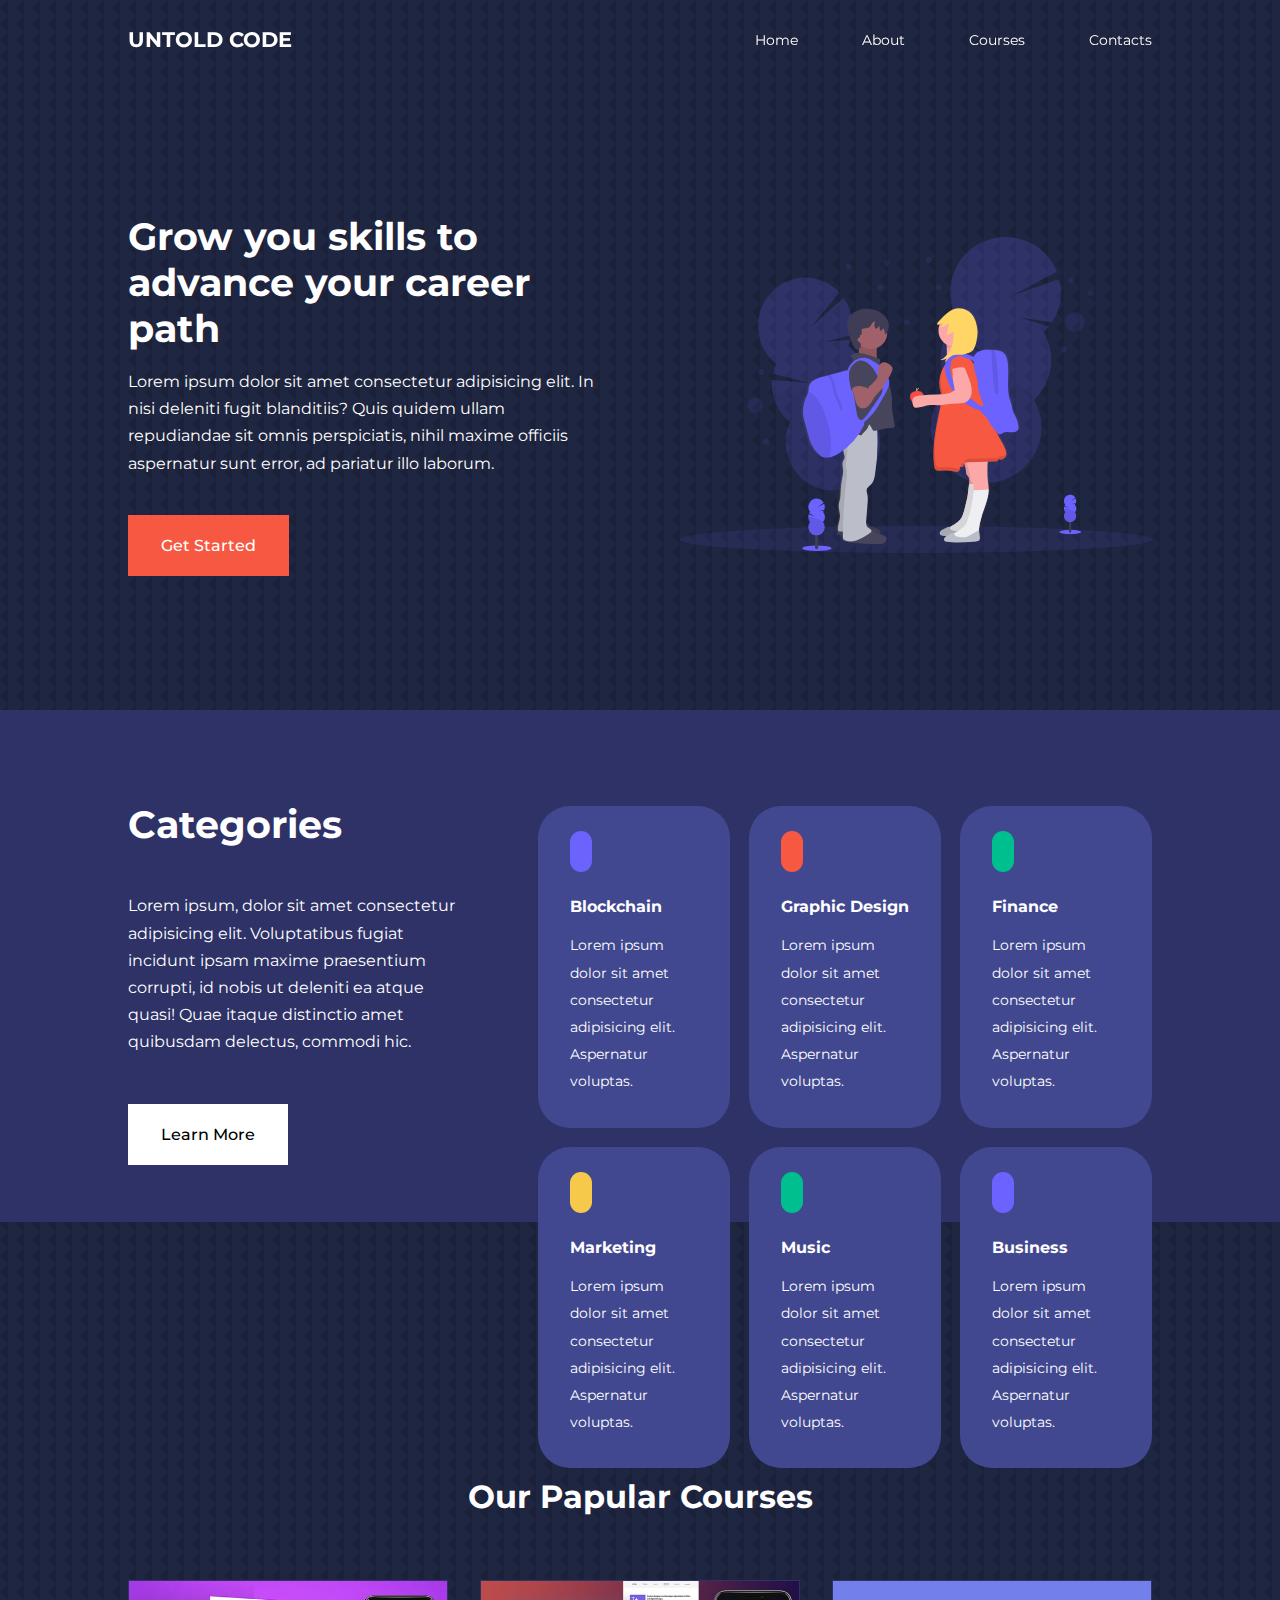
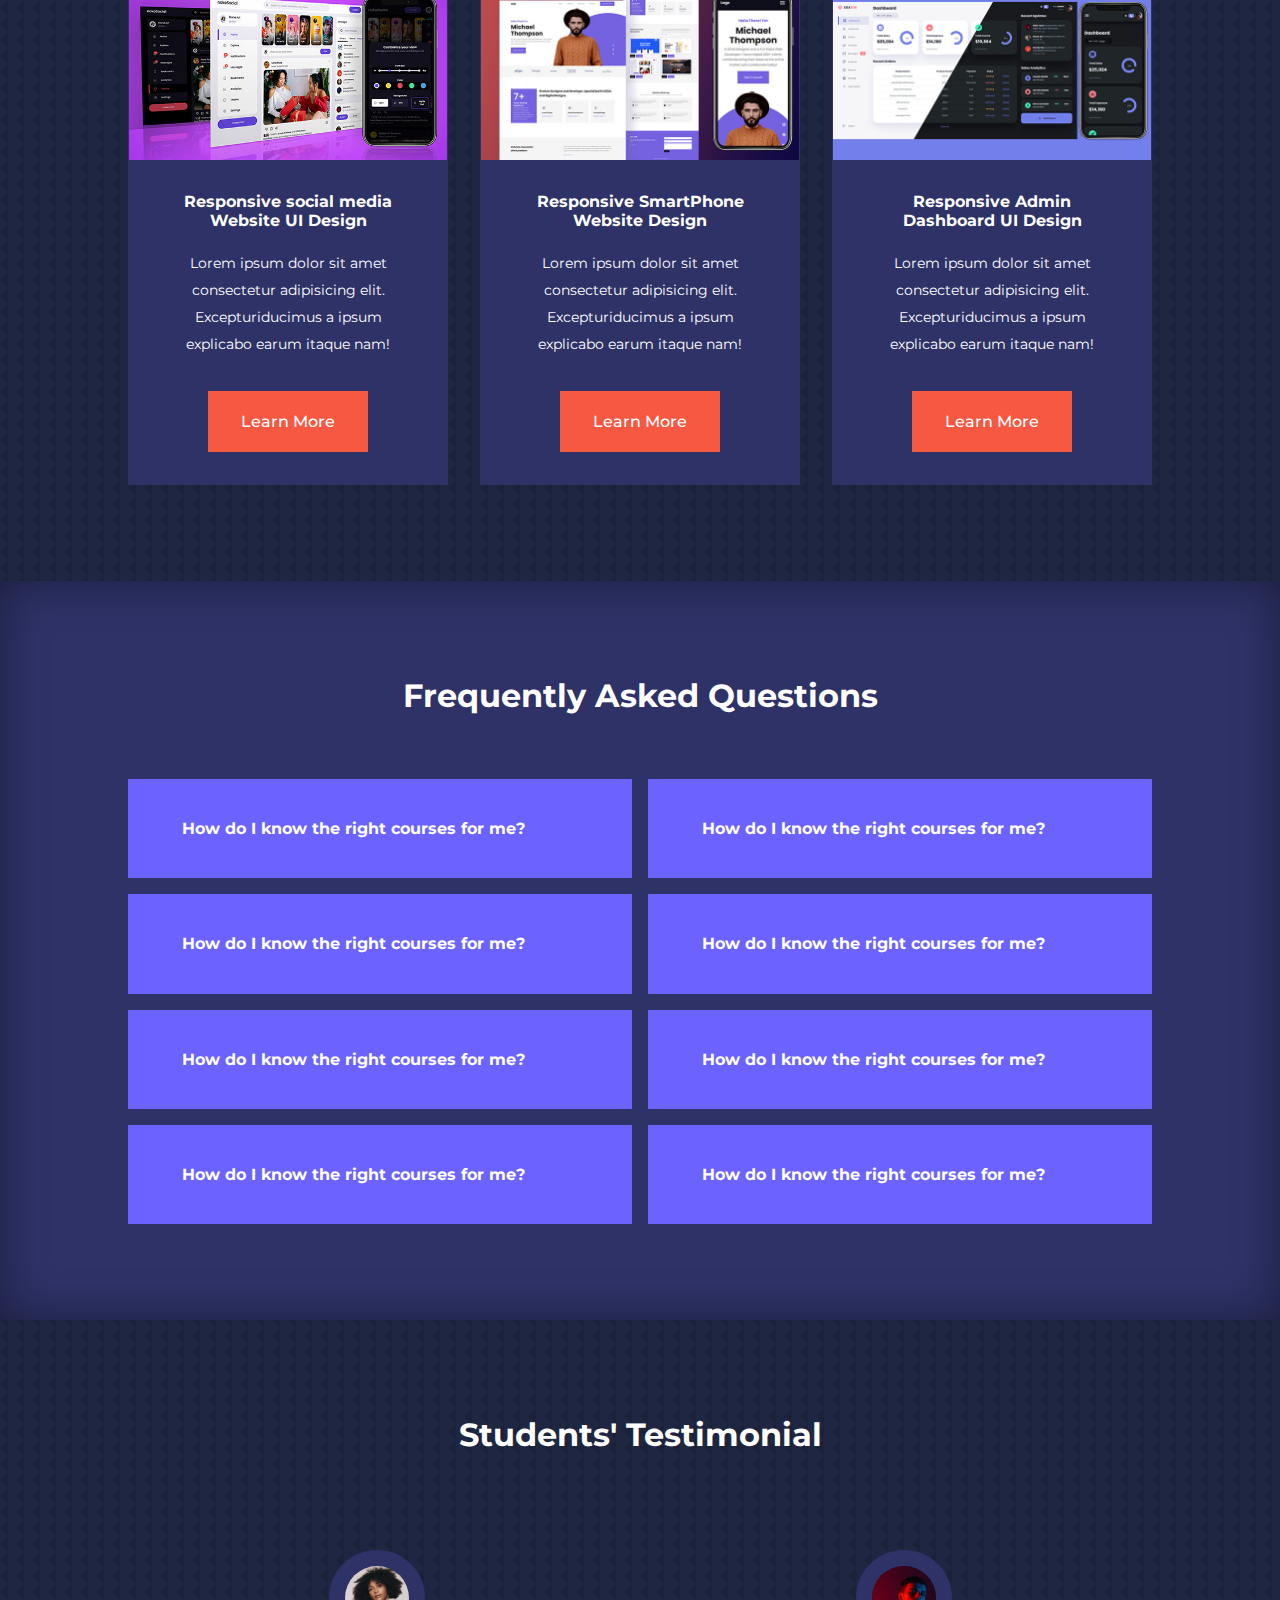
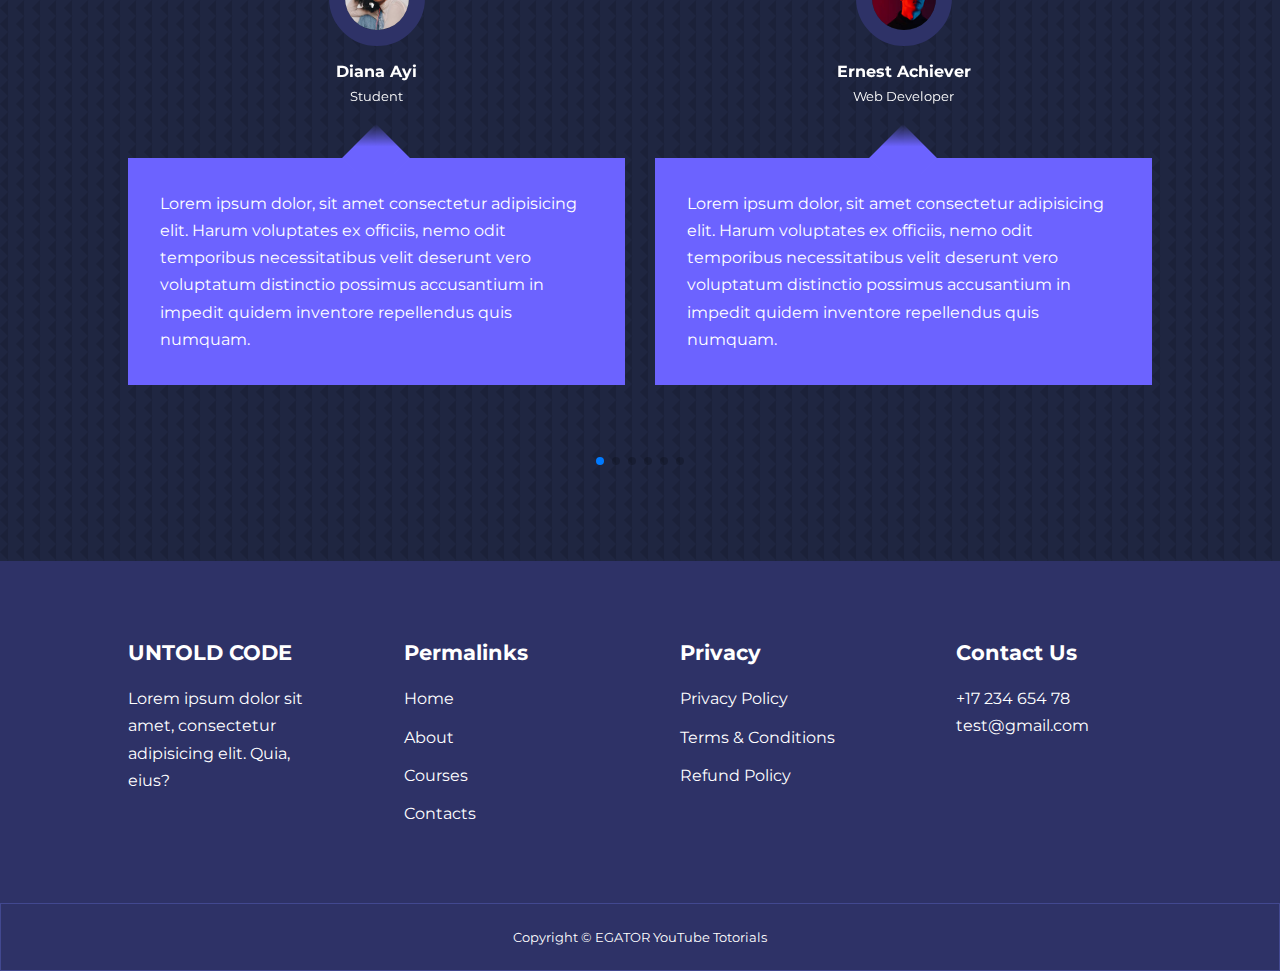
<file: index.html>
<!DOCTYPE html>
<html lang="en">
  <head>
    <meta charset="UTF-8" />
    <meta name="viewport" content="width=device-width, initial-scale=1.0" />
    <title>Responsive Education Website Using HTML,CSS & JavaScript</title>

    <!-- ================= Swiper JS =================== -->
    <link
      rel="stylesheet"
      href="https://cdn.jsdelivr.net/npm/swiper@10/swiper-bundle.min.css"
    />

    <!-- =================  CSS Files  =================== -->
    <link rel="stylesheet" href="/css/styles.css" />

    <!-- =================  Icons Scout CDN  =================== -->
    <link
      rel="stylesheet"
      href="https://unicons.iconscout.com/release/v4.0.8/css/line.css"
    />

    <!-- ================= Font Family (MONTSERRAT) =================== -->
    <link rel="preconnect" href="https://fonts.googleapis.com" />
    <link rel="preconnect" href="https://fonts.gstatic.com" crossorigin />
    <link
      href="https://fonts.googleapis.com/css2?family=Montserrat:wght@300;400;500;600;700;800;900&family=Poppins:ital,wght@0,500;1,500&display=swap"
      rel="stylesheet"
    />

    <style>
      body {background-image: url(/images/bg-texture.png);}
    </style>
  </head>
  <body>
    <!-- ==================== START OF NAVBAR ======================== -->
    <nav>
      <div class="container nav__container">
        <a href="/index.html"><h4>UNTOLD CODE</h4></a>
        <ul class="nav__menu">
          <li><a href="index.html">Home</a></li>
          <li><a href="/screen/about.html">About</a></li>
          <li><a href="/screen/courses.html">Courses</a></li>
          <li><a href="/screen/contact.html">Contacts</a></li>
        </ul>
        <button id="open-menu-btn"><i class="uil uil-bars"></i></button>
        <button id="close-menu-btn"><i class="uil uil-multiply"></i></button>
      </div>
    </nav>
    <!-- ==================== END OF NAVBAR ======================== -->

    <!-- ==================== START OF HEADER ======================== -->

    <header>
      <div class="container header__container">
        <div class="header__left">
          <h1>Grow you skills to advance your career path</h1>
          <p>
            Lorem ipsum dolor sit amet consectetur adipisicing elit. In nisi
            deleniti fugit blanditiis? Quis quidem ullam repudiandae sit omnis
            perspiciatis, nihil maxime officiis aspernatur sunt error, ad
            pariatur illo laborum.
          </p>
          <a href="/screen/courses.html" class="btn btn-primary"
            >Get Started</a
          >
        </div>
        <div class="header__right">
          <div class="header__right-image">
            <img src="/images/header.svg" />
          </div>
        </div>
      </div>
    </header>
    <!-- ==================== END OF HEADER ======================== -->

    <!-- ==================== START OF CATEGORIES ======================== -->

    <section class="categories">
      <div class="container categories__container">
        <div class="categories__left">
          <h1>Categories</h1>
          <p>
            Lorem ipsum, dolor sit amet consectetur adipisicing elit.
            Voluptatibus fugiat incidunt ipsam maxime praesentium corrupti, id
            nobis ut deleniti ea atque quasi! Quae itaque distinctio amet
            quibusdam delectus, commodi hic.
          </p>
          <a href="#" class="btn">Learn More</a>
        </div>
        <div class="categories__right">
          <!-- Category card is Dynamic -->
        </div>
      </div>
    </section>
    <!-- ==================== END OF CATEGORIES ======================== -->

    <!-- ==================== START OF COURSES ======================== -->

    <section class="courses">
      <h2>Our Papular Courses</h2>
      <div class="container courses__container">
        <!-- Courses is Dynamic -->
      </div>
    </section>

    <!-- ==================== END OF COURSES ======================== -->

    <!-- ==================== START OF FQA ======================== -->

    <section class="faqs">
      <h2>Frequently Asked Questions</h2>
      <div class="container faqs__container">
        <!-- FAQs Section Dynamic -->
      </div>
    </section>
    <!-- ==================== END OF FQA ======================== -->

    <!-- ==================== START OF TESTIMONIAL ======================== -->

    <section class="container testimonial__container mySwiper">
      <h2>Students' Testimonial</h2>
      <div class="swiper-wrapper">
        <!-- Swiper Content is Dynamic -->
      </div>
      <div class="swiper-pagination"></div>
    </section>

    <!-- ==================== END OF TESTIMONIAL ======================== -->

    <!-- ==================== START OF FOOTER ======================== -->

    <footer class="footer">
      <div class="container footer__container">
        <div class="footer__1">
          <a href="/index.html"><h4>UNTOLD CODE</h4></a>
          <p>
            Lorem ipsum dolor sit amet, consectetur adipisicing elit. Quia,
            eius?
          </p>
        </div>

        <div class="footer__2">
          <h4>Permalinks</h4>
          <ul class="permalink">
            <li><a href="/index.html">Home</a></li>
            <li><a href="/screen/about.html">About</a></li>
            <li><a href="/screen/courses.html">Courses</a></li>
            <li><a href="/screen/contact.html">Contacts</a></li>
          </ul>
        </div>

        <div class="footer__3">
          <h4>Privacy</h4>
          <ul class="privacy">
            <li><a href="#">Privacy Policy</a></li>
            <li><a href="#">Terms & Conditions</a></li>
            <li><a href="#">Refund Policy</a></li>
          </ul>
        </div>

        <div class="footer__4">
          <h4>Contact Us</h4>
          <div>
            <p>+17 234 654 78</p>
            <p>test@gmail.com</p>
          </div>
          <ul class="footer__socials">
            <li>
              <a href="#"><i class="uil uil-facebook-f"></i></a>
            </li>
            <li>
              <a href="#"><i class="uil uil-instagram"></i></a>
            </li>
            <li>
              <a href="#"><i class="uil uil-twitter-alt"></i></a>
            </li>
            <li>
              <a href="#"><i class="uil uil-linkedin-alt"></i></a>
            </li>
          </ul>
        </div>
      </div>
      <div class="footer__copyright">
        <small>Copyright &copy EGATOR YouTube Totorials</small>
      </div>
    </footer>

    <!-- ==================== END OF FOOTER ======================== -->
  </body>
</html>
<script src="/js/main.js"></script>
<script src="/js/script.js"></script>
<script src="https://cdn.jsdelivr.net/npm/swiper@10/swiper-bundle.min.js"></script>
<script>
  var swiper = new Swiper(".mySwiper", {
    slidesPerView: 1,
    spaceBetween: 30,
    pagination: {
      el: ".swiper-pagination",
      clickable: true,
    },
    // When the width >=600px
    breakpoints: {
      600: {
        slidesPerView: 2,
      },
    },
  });
</script>
</file>
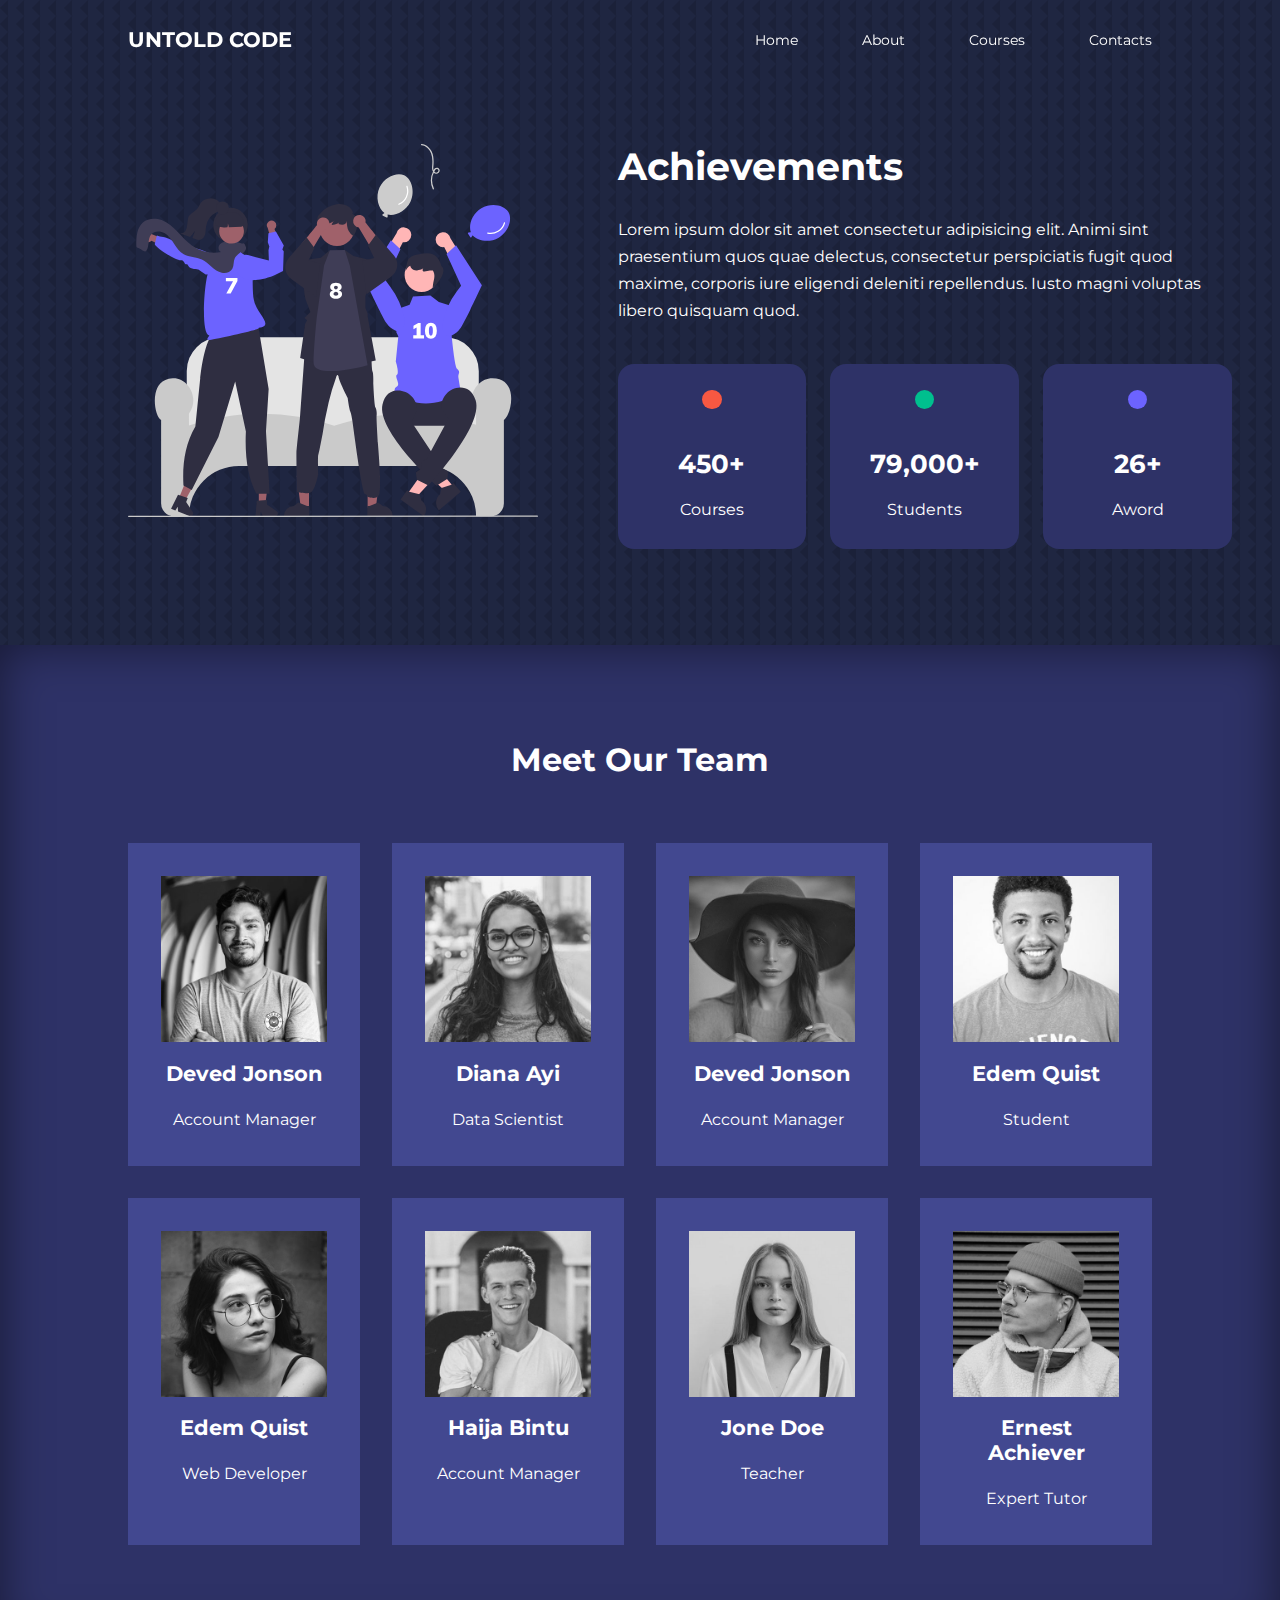
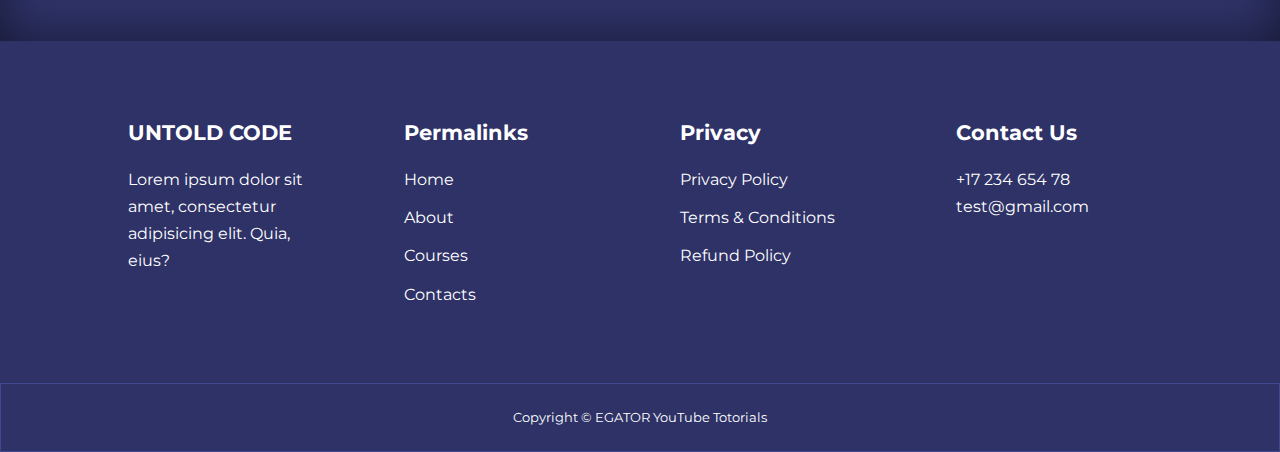
<file: screen/about.html>
<!DOCTYPE html>
<html lang="en">
  <head>
    <meta charset="UTF-8" />
    <meta name="viewport" content="width=device-width, initial-scale=1.0" />
    <title>Responsive Education Website Using HTML,CSS & JavaScript</title>

    <!-- =================  CSS Files  =================== -->
    <link rel="stylesheet" href="/css/styles.css" />
    <link rel="stylesheet" href="/css/about.css" />

    <!-- =================  Icons Scout CDN  =================== -->
    <link
      rel="stylesheet"
      href="https://unicons.iconscout.com/release/v4.0.8/css/line.css"
    />

    <!-- ================= Font Family (MONTSERRAT) =================== -->
    <link rel="preconnect" href="https://fonts.googleapis.com" />
    <link rel="preconnect" href="https://fonts.gstatic.com" crossorigin />
    <link
      href="https://fonts.googleapis.com/css2?family=Montserrat:wght@300;400;500;600;700;800;900&family=Poppins:ital,wght@0,500;1,500&display=swap"
      rel="stylesheet"
    />
    <style>
      body {background-image: url(/images/bg-texture.png);}
    </style>
  </head>
  <body>
    <!-- ==================== START OF NAVBAR ======================== -->
    <nav>
      <div class="container nav__container">
        <a href="/index.html"><h4>UNTOLD CODE</h4></a>
        <ul class="nav__menu">
          <li><a href="index.html">Home</a></li>
          <li><a href="/screen/about.html">About</a></li>
          <li><a href="/screen/courses.html">Courses</a></li>
          <li><a href="/screen/contact.html">Contacts</a></li>
        </ul>
        <button id="open-menu-btn"><i class="uil uil-bars"></i></button>
        <button id="close-menu-btn"><i class="uil uil-multiply"></i></button>
      </div>
    </nav>
    <!-- ==================== END OF NAVBAR ======================== -->

    <!-- ==================== START OF ACHIEVEMENT ======================== -->
    <section class="about__achievements">
      <div class="container about__achievements__container">
        <div class="about__achievement__left">
          <img src="/images/about_achievements.svg" />
        </div>
        <div class="about__achievement__right">
          <h1>Achievements</h1>
          <p>
            Lorem ipsum dolor sit amet consectetur adipisicing elit. Animi sint
            praesentium quos quae delectus, consectetur perspiciatis fugit quod
            maxime, corporis iure eligendi deleniti repellendus. Iusto magni
            voluptas libero quisquam quod.
          </p>
          <div class="achievements__cards">
            <article class="achievements__card">
              <span class="achievements__icon icon"
                ><i class="uil uil-video"></i
              ></span>
              <h3>450+</h3>
              <p>Courses</p>
            </article>

            <article class="achievements__card">
              <span class="achievements__icon"
                ><i class="uil uil-users-alt"></i
              ></span>
              <h3>79,000+</h3>
              <p>Students</p>
            </article>

            <article class="achievements__card">
              <span class="achievements__icon"
                ><i class="uil uil-trophy"></i
              ></span>
              <h3>26+</h3>
              <p>Aword</p>
            </article>
          </div>
        </div>
      </div>
    </section>
    <!-- ==================== END OF ACHIEVEMENT ======================== -->

    <!-- ==================== START OF TEAM ======================== -->

    <section class="team">
      <h2>Meet Our Team</h2>
      <div class="container team__container">
       <!-- Temp Memeber card is Dynamic -->
        </article>
      </div>
    </section>


    <!-- ==================== END OF TEAM ======================== -->

    <footer class="footer">
      <div class="container footer__container">
        <div class="footer__1">
          <a href="/index.html"><h4>UNTOLD CODE</h4></a>
          <p>
            Lorem ipsum dolor sit amet, consectetur adipisicing elit. Quia,
            eius?
          </p>
        </div>

        <div class="footer__2">
          <h4>Permalinks</h4>
          <ul class="permalink">
            <li><a href="/index.html">Home</a></li>
            <li><a href="/screen/about.html">About</a></li>
            <li><a href="/screen/courses.html">Courses</a></li>
            <li><a href="/screen/contact.html">Contacts</a></li>
          </ul>
        </div>

        <div class="footer__3">
          <h4>Privacy</h4>
          <ul class="privacy">
            <li><a href="#">Privacy Policy</a></li>
            <li><a href="#">Terms & Conditions</a></li>
            <li><a href="#">Refund Policy</a></li>
          </ul>
        </div>

        <div class="footer__4">
          <h4>Contact Us</h4>
          <div>
            <p>+17 234 654 78</p>
            <p>test@gmail.com</p>
          </div>
          <ul class="footer__socials">
            <li>
              <a href="#"><i class="uil uil-facebook-f"></i></a>
            </li>
            <li>
              <a href="#"><i class="uil uil-instagram"></i></a>
            </li>
            <li>
              <a href="#"><i class="uil uil-twitter-alt"></i></a>
            </li>
            <li>
              <a href="#"><i class="uil uil-linkedin-alt"></i></a>
            </li>
          </ul>
        </div>
      </div>
      <div class="footer__copyright">
        <small>Copyright &copy EGATOR YouTube Totorials</small>
      </div>
    </footer>

    <!-- ==================== END OF FOOTER ======================== -->
  </body>
</html>
<script src="/js/script.js"></script>
<script src="/js/about.js"></script>
</file>
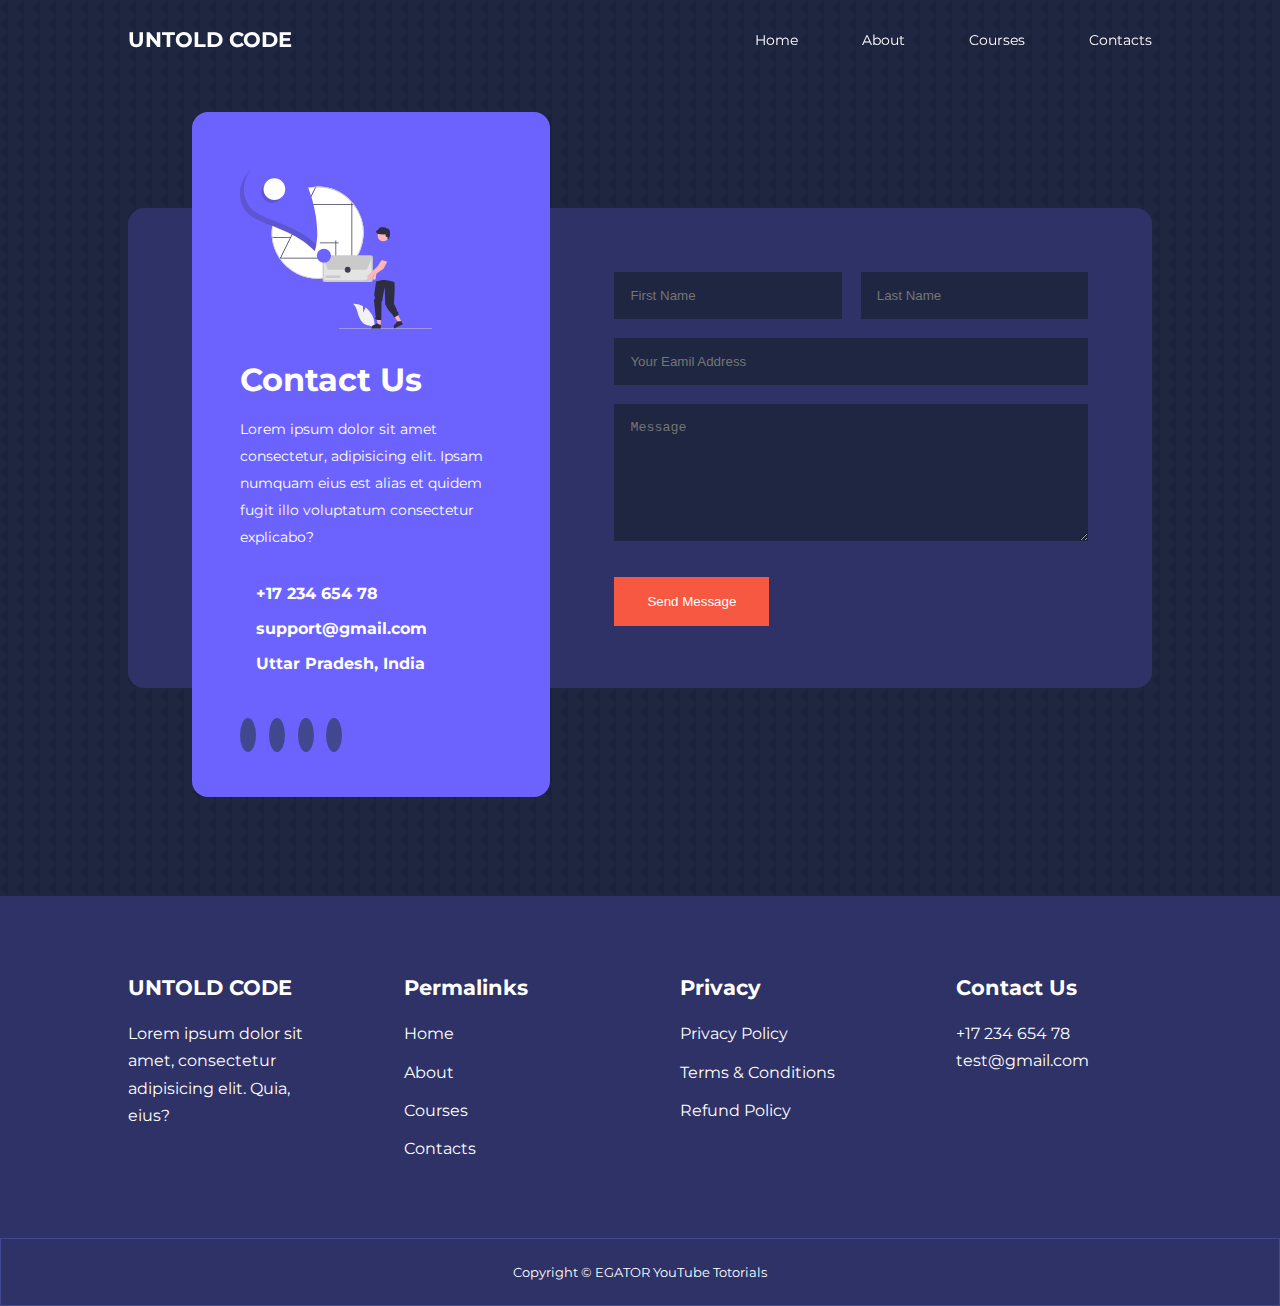
<file: screen/contact.html>
<!DOCTYPE html>
<html lang="en">
  <head>
    <meta charset="UTF-8" />
    <meta name="viewport" content="width=device-width, initial-scale=1.0" />
    <title>Responsive Education Website Using HTML,CSS & JavaScript</title>

    <!-- =================  CSS Files  =================== -->
    <link rel="stylesheet" href="/css/styles.css" />
    <link rel="stylesheet" href="/css/contact.css" />

    <!-- =================  Icons Scout CDN  =================== -->
    <link
      rel="stylesheet"
      href="https://unicons.iconscout.com/release/v4.0.8/css/line.css"
    />

    <!-- ================= Font Family (MONTSERRAT) =================== -->
    <link rel="preconnect" href="https://fonts.googleapis.com" />
    <link rel="preconnect" href="https://fonts.gstatic.com" crossorigin />
    <link
      href="https://fonts.googleapis.com/css2?family=Montserrat:wght@300;400;500;600;700;800;900&family=Poppins:ital,wght@0,500;1,500&display=swap"
      rel="stylesheet"
    />
    <style>
      body {
        background-image: url(/images/bg-texture.png);
      }
    </style>
  </head>
  <body>
    <!-- ==================== START OF NAVBAR ======================== -->
    <nav>
      <div class="container nav__container">
        <a href="/index.html"><h4>UNTOLD CODE</h4></a>
        <ul class="nav__menu">
          <li><a href="/index.html">Home</a></li>
          <li><a href="/screen/about.html">About</a></li>
          <li><a href="/screen/courses.html">Courses</a></li>
          <li><a href="/screen/contact.html">Contacts</a></li>
        </ul>
        <button id="open-menu-btn"><i class="uil uil-bars"></i></button>
        <button id="close-menu-btn"><i class="uil uil-multiply"></i></button>
      </div>
    </nav>
    <!-- ==================== END OF NAVBAR ======================== -->

    <section class="contact">
      <div class="container contact__container">
        <aside class="contact__aside">
          <div class="aside__image">
            <img src="/images/contact.svg" />
          </div>
          <h2>Contact Us</h2>
          <p>
            Lorem ipsum dolor sit amet consectetur, adipisicing elit. Ipsam
            numquam eius est alias et quidem fugit illo voluptatum consectetur
            explicabo?
          </p>
          <ul class="contact__details">
            <li>
              <i class="uil uil-phone-alt"></i>
              <h5>+17 234 654 78</h5>
            </li>
            <li>
              <i class="uil uil-envelope"></i>
              <h5>support@gmail.com</h5>
            </li>
            <li>
              <i class="uil uil-location-point"></i>
              <h5>Uttar Pradesh, India</h5>
            </li>
          </ul>
          <ul class="contact__socials">
            <li>
              <a href="https://facebook.com"
                ><i class="uil uil-facebook-f"></i
              ></a>
            </li>
            <li>
              <a href="https://instagram.com"
                ><i class="uil uil-instagram"></i
              ></a>
            </li>
            <li>
              <a href="https://twitter.com"
                ><i class="uil uil-twitter-alt"></i
              ></a>
            </li>
            <li>
              <a href="https://linkedin.com"
                ><i class="uil uil-linkedin-alt"></i
              ></a>
            </li>
          </ul>
        </aside>

        <form class="contact__form">
          <div class="form__name">
            <input
              type="text"
              name="First Name"
              placeholder="First Name"
              required
            />
            <input
              type="text"
              name="Last Name"
              placeholder="Last Name"
              required
            />
          </div>
          <input
            type="email"
            name="Email Address"
            placeholder="Your Eamil Address"
            required
          />
          <textarea
            name="Message"
            rows="7"
            placeholder="Message"
            required
          ></textarea>

          <button class="btn btn-primary">Send Message</button>
        </form>
      </div>
    </section>

    <footer class="footer">
      <div class="container footer__container">
        <div class="footer__1">
          <a href="/index.html"><h4>UNTOLD CODE</h4></a>
          <p>
            Lorem ipsum dolor sit amet, consectetur adipisicing elit. Quia,
            eius?
          </p>
        </div>

        <div class="footer__2">
          <h4>Permalinks</h4>
          <ul class="permalink">
            <li><a href="/index.html">Home</a></li>
            <li><a href="/screen/about.html">About</a></li>
            <li><a href="/screen/courses.html">Courses</a></li>
            <li><a href="/screen/contact.html">Contacts</a></li>
          </ul>
        </div>

        <div class="footer__3">
          <h4>Privacy</h4>
          <ul class="privacy">
            <li><a href="#">Privacy Policy</a></li>
            <li><a href="#">Terms & Conditions</a></li>
            <li><a href="#">Refund Policy</a></li>
          </ul>
        </div>

        <div class="footer__4">
          <h4>Contact Us</h4>
          <div>
            <p>+17 234 654 78</p>
            <p>test@gmail.com</p>
          </div>
          <ul class="footer__socials">
            <li>
              <a href="#"><i class="uil uil-facebook-f"></i></a>
            </li>
            <li>
              <a href="#"><i class="uil uil-instagram"></i></a>
            </li>
            <li>
              <a href="#"><i class="uil uil-twitter-alt"></i></a>
            </li>
            <li>
              <a href="#"><i class="uil uil-linkedin-alt"></i></a>
            </li>
          </ul>
        </div>
      </div>
      <div class="footer__copyright">
        <small>Copyright &copy EGATOR YouTube Totorials</small>
      </div>
    </footer>

    <!-- ==================== END OF FOOTER ======================== -->
  </body>
</html>
<script src="/js/script.js"></script>
</file>
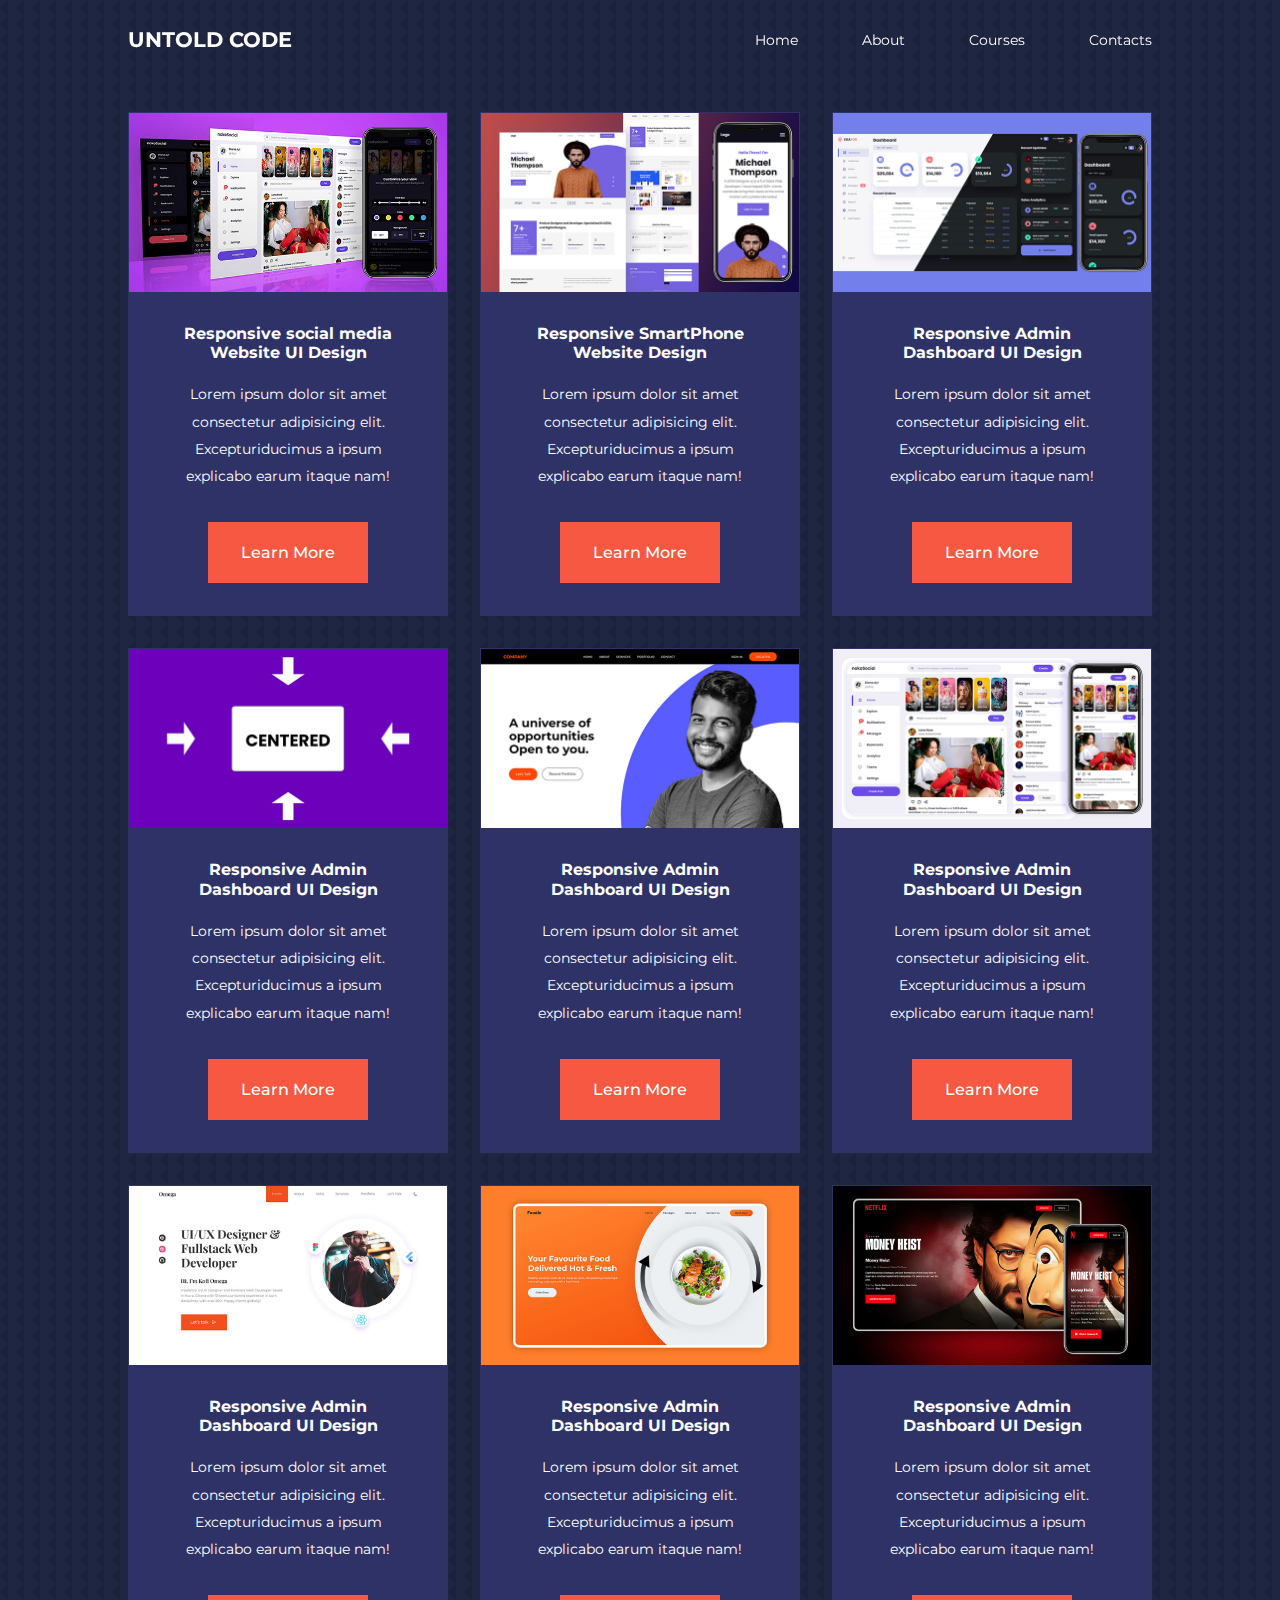
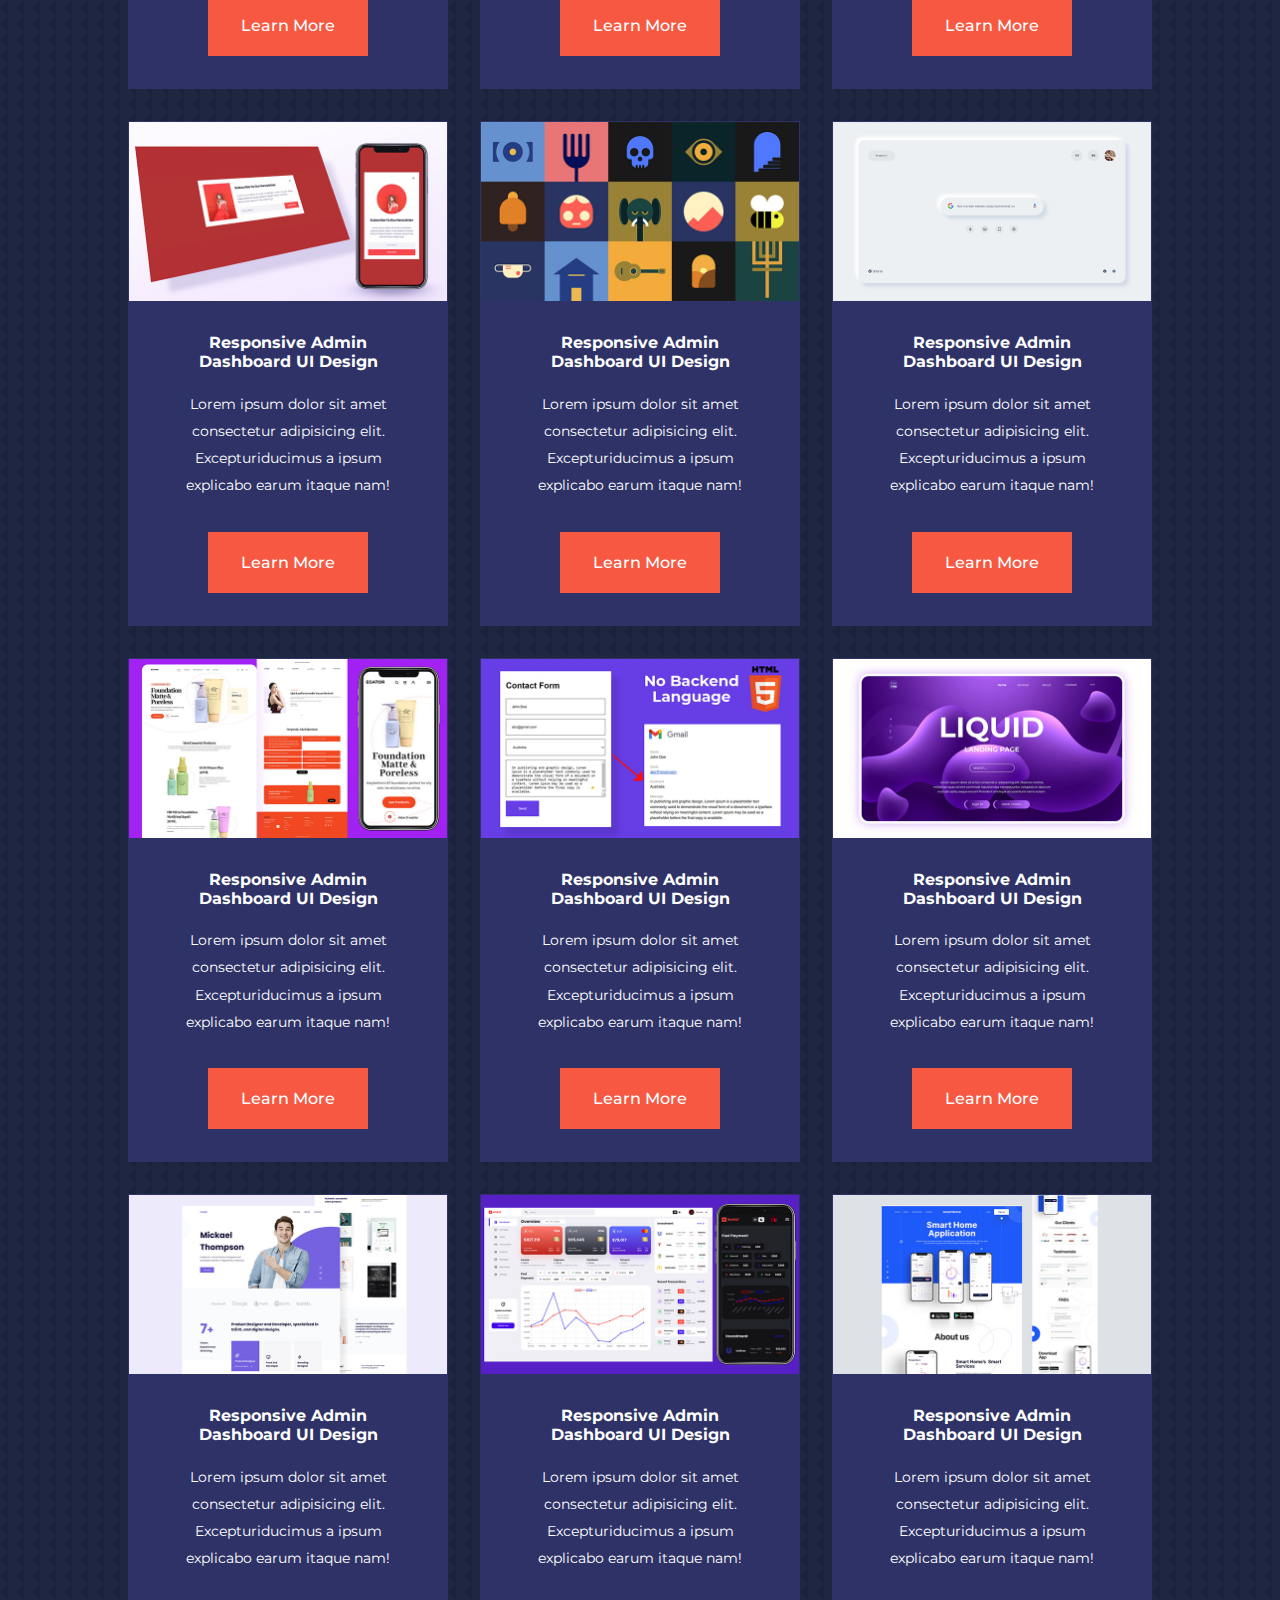
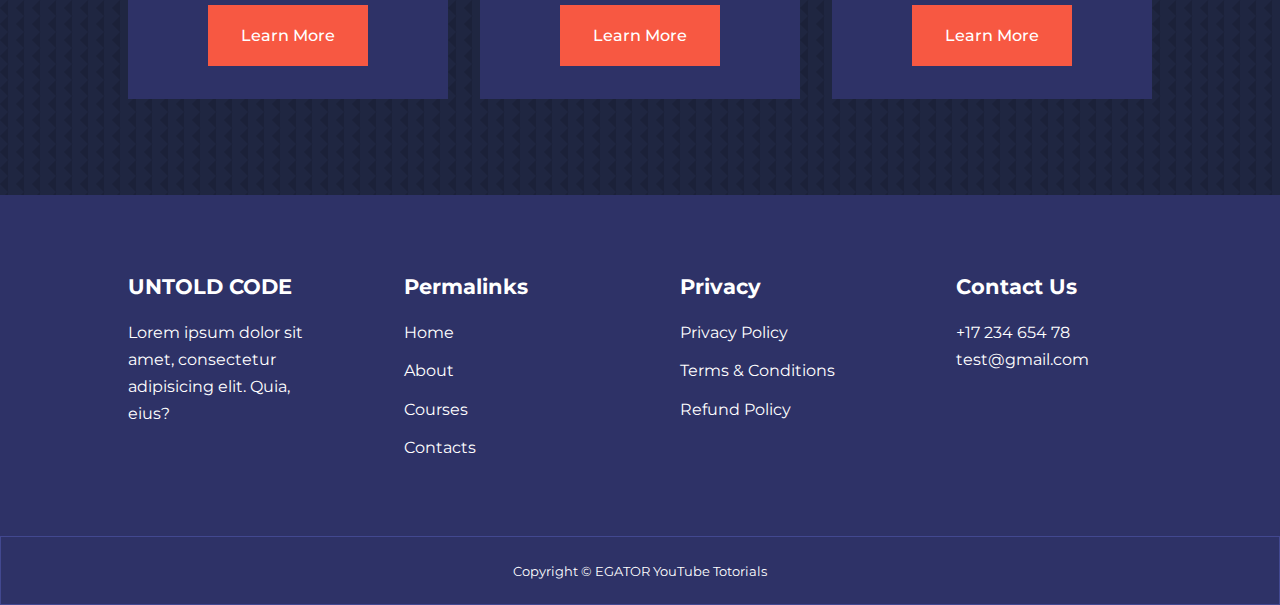
<file: screen/courses.html>
<!DOCTYPE html>
<html lang="en">
  <head>
    <meta charset="UTF-8" />
    <meta name="viewport" content="width=device-width, initial-scale=1.0" />
    <title>Responsive Education Website Using HTML,CSS & JavaScript</title>

    <!-- =================  CSS Files  =================== -->
    <link rel="stylesheet" href="/css/styles.css" />

    <!-- =================  Icons Scout CDN  =================== -->
    <link
      rel="stylesheet"
      href="https://unicons.iconscout.com/release/v4.0.8/css/line.css"
    />

    <!-- ================= Font Family (MONTSERRAT) =================== -->
    <link rel="preconnect" href="https://fonts.googleapis.com" />
    <link rel="preconnect" href="https://fonts.gstatic.com" crossorigin />
    <link
      href="https://fonts.googleapis.com/css2?family=Montserrat:wght@300;400;500;600;700;800;900&family=Poppins:ital,wght@0,500;1,500&display=swap"
      rel="stylesheet"
    />
    <style>
      body {background-image: url(/images/bg-texture.png);}
      .courses{
        margin-top: 1rem;
      }
    </style>
  </head>
  <body>
    <!-- ==================== START OF NAVBAR ======================== -->
    <nav>
      <div class="container nav__container">
        <a href="/index.html"><h4>UNTOLD CODE</h4></a>
        <ul class="nav__menu">
          <li><a href="/index.html">Home</a></li>
          <li><a href="/screen/about.html">About</a></li>
          <li><a href="/screen/courses.html">Courses</a></li>
          <li><a href="/screen/contact.html">Contacts</a></li>
        </ul>
        <button id="open-menu-btn"><i class="uil uil-bars"></i></button>
        <button id="close-menu-btn"><i class="uil uil-multiply"></i></button>
      </div>
    </nav>
    <!-- ==================== END OF NAVBAR ======================== -->
    <section class="courses">
     <div class="container courses__container">
       <!-- Courses is Dynamic -->
     </div>
   </section>

    <footer class="footer">
      <div class="container footer__container">
        <div class="footer__1">
          <a href="/index.html"><h4>UNTOLD CODE</h4></a>
          <p>
            Lorem ipsum dolor sit amet, consectetur adipisicing elit. Quia,
            eius?
          </p>
        </div>

        <div class="footer__2">
          <h4>Permalinks</h4>
          <ul class="permalink">
            <li><a href="/index.html">Home</a></li>
            <li><a href="/screen/about.html">About</a></li>
            <li><a href="/screen/courses.html">Courses</a></li>
            <li><a href="/screen/contact.html">Contacts</a></li>
          </ul>
        </div>

        <div class="footer__3">
          <h4>Privacy</h4>
          <ul class="privacy">
            <li><a href="#">Privacy Policy</a></li>
            <li><a href="#">Terms & Conditions</a></li>
            <li><a href="#">Refund Policy</a></li>
          </ul>
        </div>

        <div class="footer__4">
          <h4>Contact Us</h4>
          <div>
            <p>+17 234 654 78</p>
            <p>test@gmail.com</p>
          </div>
          <ul class="footer__socials">
            <li>
              <a href="#"><i class="uil uil-facebook-f"></i></a>
            </li>
            <li>
              <a href="#"><i class="uil uil-instagram"></i></a>
            </li>
            <li>
              <a href="#"><i class="uil uil-twitter-alt"></i></a>
            </li>
            <li>
              <a href="#"><i class="uil uil-linkedin-alt"></i></a>
            </li>
          </ul>
        </div>
      </div>
      <div class="footer__copyright">
        <small>Copyright &copy EGATOR YouTube Totorials</small>
      </div>
    </footer>

    <!-- ==================== END OF FOOTER ======================== -->
  </body>
</html>
<script src="/js/script.js"></script>
<script src="/js/course.js"></script>
</file>
<file: css/styles.css>
* {
     margin: 0;
     padding: 0;
     border: 0;
     outline: 0;
     text-decoration: none;
     list-style: none;
     box-sizing: border-box;
}

:root {
     --color-primary: #6c63ff;
     --color-success: #00bf8e;
     --color-warning: #f7c94b;
     --color-danger: #f75842;
     --color-danger-variant: Orgba(247, 88, 66, 0.4);
     --color-white: #fff;
     --color-light: rgba(255, 255, 255, 0.7);
     --color-black: #000;
     --color-bg: #1f2641;
     --color-bg1: #2e3267;
     --color-bg2: #424890;


     --container-width-1g: 80%;
     --container-width-md: 90%;
     --container-width-sm: 94%;


     --transition: all 400ms ease;
}

body {
     font-family: 'Montserrat', sans-serif;
     line-height: 1.7rem;
     color: var(--color-white);
     background: var(--color-bg);
}

.container {
     width: var(--container-width-1g);
     margin: 0 auto;
}

section {
     padding: 6rem 0;
}

section h2 {
     text-align: center;
     margin-bottom: 4rem;
}

h1,
h2,
h3,
h4,
h5 {
     line-height: 1.2;
}

h1 {
     font-size: 2.4rem;
}

h2 {
     font-size: 2rem;
}

h3 {
     font-size: 1.6rem;
}

h4 {
     font-size: 1.3rem;
}

h5 {
     font-size: 1rem
}

a {
     color: var(--color-white)
}

img {
     width: 100%;
     display: block;
     object-fit: cover;
}

.btn {
     display: inline-block;
     background-color: var(--color-white);
     color: var(--color-black);
     padding: 1rem 2rem;
     border: 1px solid transparent;
     font-weight: 500;
     transition: var(--transition);
}

.btn:hover {
     background-color: transparent;
     color: var(--color-white);
     border-color: var(--color-white);
}

.btn-primary {
     background: var(--color-danger);
     color: var(--color-white);
}

/* ================ NAVBAR ================== */
nav {
     background: transparent;
     width: 100%;
     height: 5rem;
     position: fixed;
     top: 0;
     z-index: 11;
}

/* Change navbar color on scroll */
.window-scroll {
     background-color: var(--color-primary);
     box-shadow: 0 1rem 2rem rgba(0, 0, 0, 0.3);
}

.nav__container {
     height: 100%;
     display: flex;
     justify-content: space-between;
     align-items: center;
}

nav button {
     display: none;
}

.nav__menu {
     display: flex;
     align-items: center;
     gap: 4rem;
}

.nav__menu a {
     font-size: 0.9rem;
     transition: var(--transition);
}

.nav__menu a:hover {
     color: var(--color-bg2);

}

/* ================ HEADER ================== */
header {
     position: relative;
     top: 5rem;
     overflow: hidden;
     height: 70vh;
     margin-bottom: 5rem;
     z-index: -1;
}

.header__container {
     display: grid;
     grid-template-columns: 1fr 1fr;
     align-items: center;
     gap: 5rem;
     height: 100%;
}

.header__left p {
     margin: 1rem 0 2.4rem;
}

/* ================ CATEGORIES ================== */

.categories {
     background-color: var(--color-bg1);
     height: 32rem;

}

.categories h1 {
     line-height: 1;
     margin-bottom: 3rem;
}

.categories__container {
     display: grid;
     grid-template-columns: 40% 60%;
     /* gap: 4rem; */
}

.categories__left {
     margin-right: 4rem;
}

.categories__left p {
     margin: 1rem 0rem 3rem;
}

.categories__right {
     display: grid;
     grid-template-columns: repeat(3, 1fr);
     gap: 1.2rem;
}

.category {
     background-color: var(--color-bg2);
     border-radius: 2rem;
     padding: 2rem;
     transition: var(--transition);
}

.category:hover {
     box-shadow: 0 3rem 3rem rgba(0, 0, 0, 0.3);
     z-index: 1;
}

.category:nth-child(2) .category__icon {
     background-color: var(--color-danger);
}

.category:nth-child(3) .category__icon {
     background-color: var(--color-success);
}

.category:nth-child(4) .category__icon {
     background-color: var(--color-warning);
}

.category:nth-child(5) .category__icon {
     background-color: var(--color-success);
}

.category__icon {
     background-color: var(--color-primary);
     padding: 0.7rem;
     border-radius: 0.9rem;
}

.category h5 {
     margin: 2rem 0 1rem;
}

.category p {
     font-size: 0.85rem;
}

/* ================ COURSES ================== */

.courses {
     margin-top: 10rem;
}

.courses__container {
     display: grid;
     grid-template-columns: repeat(3, 1fr);
     gap: 2rem;
}

.course {
     background-color: var(--color-bg1);
     text-align: center;
     border: 1px solid transparent;
     transition: var(--transition);
}

.course:hover {
     background-color: transparent;
     border-color: var(--color-primary);
}

.course__info {
     padding: 2rem;
}

.course__info p {
     margin: 1.2rem 0 2rem;
     font-size: 0.9rem;
}

/* ================ FQAs ================== */
.faqs {
     background-color: var(--color-bg1);
     box-shadow: inset 0 0 3rem rgba(0, 0, 0, 0.4);
}

.faqs__container {
     display: grid;
     grid-template-columns: 1fr 1fr;
     gap: 1rem;
}

.faq {
     padding: 2rem;
     display: flex;
     align-items: center;
     gap: 1.4rem;
     background-color: var(--color-primary);
     height: fit-content;
     cursor: pointer;
}

.faq h4 {
     font-size: 1rem;
     line-height: 2.2;
}

.faq__icon {
     align-self: flex-start;
     font-size: 1.2rem;
}

.faq p {
     margin-top: 0.8rem;
     display: none;
}

.faq.open p {
     display: block;
}

/* ================ TESTIMONIAL ================== */

.testimonial__container {
     overflow-x: hidden;
     position: relative;
     margin-bottom: 5rem;
}

.testimonial {
     padding-top: 2rem;
}

.avatar {
     width: 6rem;
     height: 6rem;
     overflow: hidden;
     border-radius: 50%;
     margin: 0 auto 1rem;
     border: 1rem solid var(--color-bg1);
}

.testimonial__info {
     text-align: center;
}

.testimonial__body {
     background: var(--color-primary);
     padding: 2rem;
     margin-top: 3rem;
     position: relative;
}

.testimonial__body::before {
     content: "";
     width: 3rem;
     height: 3rem;
     background: linear-gradient(135deg,
               transparent,
               var(--color-primary),
               var(--color-primary),
               var(--color-primary));
     display: block;
     position: absolute;
     left: 45%;
     top: -1.5rem;
     transform: rotate(45deg);
}

/* ================ FOOTER ================== */
footer {
     background: var(--color-bg1);
     padding-top: 5rem;
}

.footer__container {
     display: grid;
     grid-template-columns: repeat(4, 1fr);
     gap: 5rem
}

.footer__container>div h4 {
     margin-bottom: 1.2rem;
}

.footer__1 p {
     margin: 0 0 2rem;
}

footer ul li {
     margin-bottom: 0.7rem;
}

footer ul li a:hover {
     text-decoration: underline;
}

.footer__socials {
     display: flex;
     gap: 1rem;
     font-size: 1.2rem;
     margin-top: 2rem;
}

.footer__copyright {
     text-align: center;
     margin-top: 4rem;
     padding: 1.2rem 0;
     border: 1px solid var(--color-bg2);
}

/* ===================== MEDIA QUERIES (TABLETS) ========================= */

@media screen and (max-width: 1024px) {
     .container {
          width: var(--container-width-md);
     }

     h1 {
          font-size: 2.2rem;
     }

     h2 {
          font-size: 1.7rem;
     }

     h3 {
          font-size: 1.4rem;
     }

     h4 {
          font-size: 1.2rem;
     }


     /* ====================== NAVBAR ========================== */
     nav button {
          display: inline-block;
          background-color: transparent;
          font-size: 1.8rem;
          color: var(--color-white);
          cursor: pointer;
     }

     nav button#close-menu-btn {
          display: none;
     }

     .nav__menu {
          position: fixed;
          top: 5rem;
          right: 5%;
          height: fit-content;
          width: 18rem;
          flex-direction: column;
          gap: 0;
          display: none;
     }

     .nav__menu li {
          width: 100%;
          height: 5.8rem;
          animation: animateMenuItems 400ms linear forwards;
          transform-origin: top right;
          opacity: 0;
     }

     .nav__menu li:nth-child(2) {
          animation-delay: 200ms;
     }

     .nav__menu li:nth-child(3) {
          animation-delay: 400ms;
     }

     .nav__menu li:nth-child(4) {
          animation-delay: 600ms;
     }

     @keyframes animateMenuItems {
          0% {
               transform: rotateZ(-90deg) rotateX(90deg) scale(0.1);
          }

          100% {
               transform: rotateZ(0deg) rotateX(0) scale(1);
               opacity: 1;
          }
     }

     .nav__menu li a {
          background-color: var(--color-primary);
          box-shadow: -4rem 6rem 10rem rgba(0, 0, 0, 0.6);
          width: 100%;
          height: 100%;
          display: grid;
          place-items: center;

     }

     .nav__menu li a:hover {
          background-color: var(--color-bg2);
          color: var(--color-white);
     }

     /* ====================== HEADER ========================== */
     header {
          height: auto;
          margin-bottom: 4rem;
     }

     .header__container {
          gap: 0;
          padding-bottom: 3rem;
     }

     /* ====================== CATEGORIES ========================== */
     .categories {
          height: fit-content;
     }

     .categories__container {
          grid-template-columns: 1fr;
          gap: 3rem;
     }

     .categories__left {
          margin-right: 0;
     }

     /* ====================== COURSES ========================== */
     .courses {
          margin-top: 0;
     }

     .courses__container {
          grid-template-columns: 1fr 1fr;
     }

     /* ====================== FAQs ========================== */

     .faqs__container {
          grid-template-columns: 1fr;
     }

     .faq {
          padding: 1.5rem;
     }

     /* ====================== FOOTER ========================== */
     .footer__container {
          grid-template-columns: 1fr 1fr;
     }

}

/* ===================== MEDIA QUERIES (PHONE) ========================= */

@media screen and (max-width: 600px) {
     .container {
          width: var(--container-width-sm);
     }

     /* ===================== NAVBAR ========================= */

     .nav__menu {
          right: 3%;
     }

     /* ===================== HEADER ========================= */
     header {
          height: 100vh;
     }

     .header__container {
          grid-template-columns: 1fr;
          text-align: center;
          margin-top: 0;
     }

     .header__left p {
          margin-bottom: 1.3rem;
     }

     /* ===================== CATEGORIES ========================= */
     .categories__right {
          grid-template-columns: 1fr 1fr;
          gap: 0.7rem;
     }

     .category {
          padding: 1rem;
          border-radius: 1rem;
     }

     .category__icon {
          margin-top: 4px;
          display: inline-block;
     }

     /* ===================== COURSRS ========================= */

     .courses__container {
          grid-template-columns: 1fr;
     }

     /* ===================== TESTIMONIAL ========================= */
     .testimonial__body {
          padding: 1.2rem;
     }

     /* ===================== FOOTER ========================= */
     .footer__container{
          grid-template-columns: 1fr;
          text-align: center;
          gap: 2rem;
     }
     .footer__1{
          margin: 1rem auto;
     }
     .footer__socials{
          justify-content: center;
     }
}
</file>
<file: css/about.css>
/* ================== ACHIEVEMENTS ======================== */
.about__achievements {
     margin-top: 3rem;
}

.about__achievements__container {
     display: grid;
     grid-template-columns: 40% 60%;
     gap: 5rem;
}

.about__achievement__right>p {
     margin: 1.6rem 0 2.5rem;
}

.achievements__cards {
     display: grid;
     grid-template-columns: repeat(3, 1fr);
     gap: 1.5rem;
}

.achievements__card {
     background: var(--color-bg1);
     padding: 1.6rem;
     border-radius: 1rem;
     text-align: center;
     transition: var(--transition);
}

.achievements__card:hover {
     background: var(--color-bg2);
     box-shadow: 0 3rem 3rem rgba(0, 0, 0, 0.3);
}

.achievements__icon {
     background: transparent;
     padding: 0.6rem;
     border-radius: 1rem;
     display: inline-block;
     margin-bottom: 2rem;
     font-size: 2rem;
}

.achievements__card:nth-child(1) .achievements__icon {
     background-color: var(--color-danger);
}

.achievements__card:nth-child(2) .achievements__icon {
     background-color: var(--color-success);
}

.achievements__card:nth-child(3) .achievements__icon {
     background-color: var(--color-primary);
}
.achievements__card p{
     margin-top: 1rem;
}
/* ================== TEAM MEMBER ======================== */

.team{
     background-color: var(--color-bg1);
     box-shadow: inset 0 0 3rem rgba(0, 0, 0, 0.5);
}
.team__container{
     display: grid;
     grid-template-columns: repeat(4,1fr);
     gap: 2rem;
}
.team__member{
     background: var(--color-bg2);
     padding: 2rem;
     border: 1px solid transparent;
     transition: var(--transition);
     position: relative;
     overflow: hidden;
}

.team__member:hover{
     background: transparent;
     border-color: var(--color-primary);

}
.team__member-image img{
     filter: saturate(0);
     transition: var(--transition);
}
.team__member:hover img{
     filter: saturate(1);
}
.team__member-info *{
     text-align: center;
     margin-top: 1.2rem;
}

.team__member-socials{
     display: flex;
     flex-direction: column;
     position: absolute;
     transform: translateY(-50%);
     top: 50%;
     right: -100%;
     background: var(--color-primary);
     border-radius: 1rem 0 0 1rem;
     box-shadow: -2rem 0 2rem rgba(0, 0, 0, 0.3);
     transition: var(--transition);
}
.team__member-socials a{
     padding: 1rem;
}
.team__member:hover .team__member-socials{
     right: 0;
}
/* ====================== MERDIA QUERIES (TABLETS) ========================= */

@media screen and (max-width:1024px) {
     .about__achievements{
          margin-top: 2rem;
     }
     .about__achievements__container{
          grid-template-columns: 1fr;
          gap: 4rem;
     }
     .about__achievement__left{
          width: 80%;
          margin: 0 auto;
     }
     /* ====================== TEAM MEMBER ========================= */
     .team__container{
          grid-template-columns: repeat(3,1fr);
          gap: 1.5rem;
     }
     .team__member{
          padding: 1rem;
     }
}
/* ====================== MERDIA QUERIES (PHONE) ========================= */

@media screen and (max-width:600px) {

     .achievements__cards{
          grid-template-columns: 1fr 1fr;
          gap: 0.7rem;
     }
     .team__container{
          grid-template-columns: 1fr 1fr;
          gap: 0.7rem;
     }
     .team__member{
          padding: 0;
     }
     .team__member p{
          margin-bottom: 1.5rem;
     }
}
</file>
<file: css/contact.css>
/* ===================== CONTACTS =========================== */
.contact__container{
     background: var(--color-bg1);
     padding: 4rem;
     display: grid;
     grid-template-columns: 40% 60%;
     gap: 4rem;
     height: 30rem;
     margin: 7rem auto;
     border-radius: 1rem;
}

/* ===================== ASIDE =========================== */
.contact__aside{
     background: var(--color-primary);
     padding: 3rem;
     border-radius: 1rem;
     position: relative;
     bottom: 10rem;
}
.aside__image{
     width: 12rem;
     margin-bottom: 2rem;
}
.contact__aside h2{
     text-align: left;
     margin-bottom: 1rem;
}
.contact__aside p{
     font-size: 0.9rem;
     margin-bottom: 2rem;
}
.contact__details li{
     display: flex;
     gap: 1rem;
     align-items: center;
     margin-bottom: 1rem;
}
.contact__socials{
     display: flex;
     gap: 0.8rem;
     margin-top: 3rem;
}
.contact__socials a{
     background: var(--color-bg2);
     padding: 0.5rem;
     border-radius: 50%;
     font-size: 0.9rem;
     transition: var(--transition);
}
.contact__socials a:hover{
     background: transparent;
}
/* ===================== FORM =========================== */
.contact__form{
     display: flex;
     flex-direction: column;
     gap: 1.2rem;
     margin-right: 4rem;
}

.form__name{
     display: flex;
     gap: 1.2rem;
     
}
.contact__form input[type="text"]{
     width: 50%;
}
input,textarea{
     width: 100%;
     padding: 1rem;
     background: var(--color-bg);
     color: var(--color-white);
}
.contact__form .btn{
     width: max-content;
     margin-top: 1rem;
     cursor: pointer;
}
/* ===================== MEDIA QUERIES (TABLET)  =========================== */

@media screen and (max-width: 1024px) {
     .contact{
          padding-bottom: 0;
     }
     .contact__container{
          gap: 1.2rem;
          margin-top: 3rem;
          height: auto;
          padding: 1.5rem;
     }
     .contact__aside{
          width: auto;
          bottom: 0;
          padding: 1.5rem;
     }
     .contact__form{
          align-self: center;
          margin-right: 1.5rem;
     }
}
/* ===================== MEDIA QUERIES (PHONE)  =========================== */

@media screen and (max-width: 600px) {
    
     .contact__container{
          grid-template-columns: 1fr;
          gap: 3rem;
          margin-top: 0;
          padding: 0;
     }
     .contact__form{
          margin: 0 1.5rem 3rem;
     }
     .form__name{
          flex-direction: column;
     }
     .contact__form input[type="text"]{
          width: 100%;
     }
}
</file>
